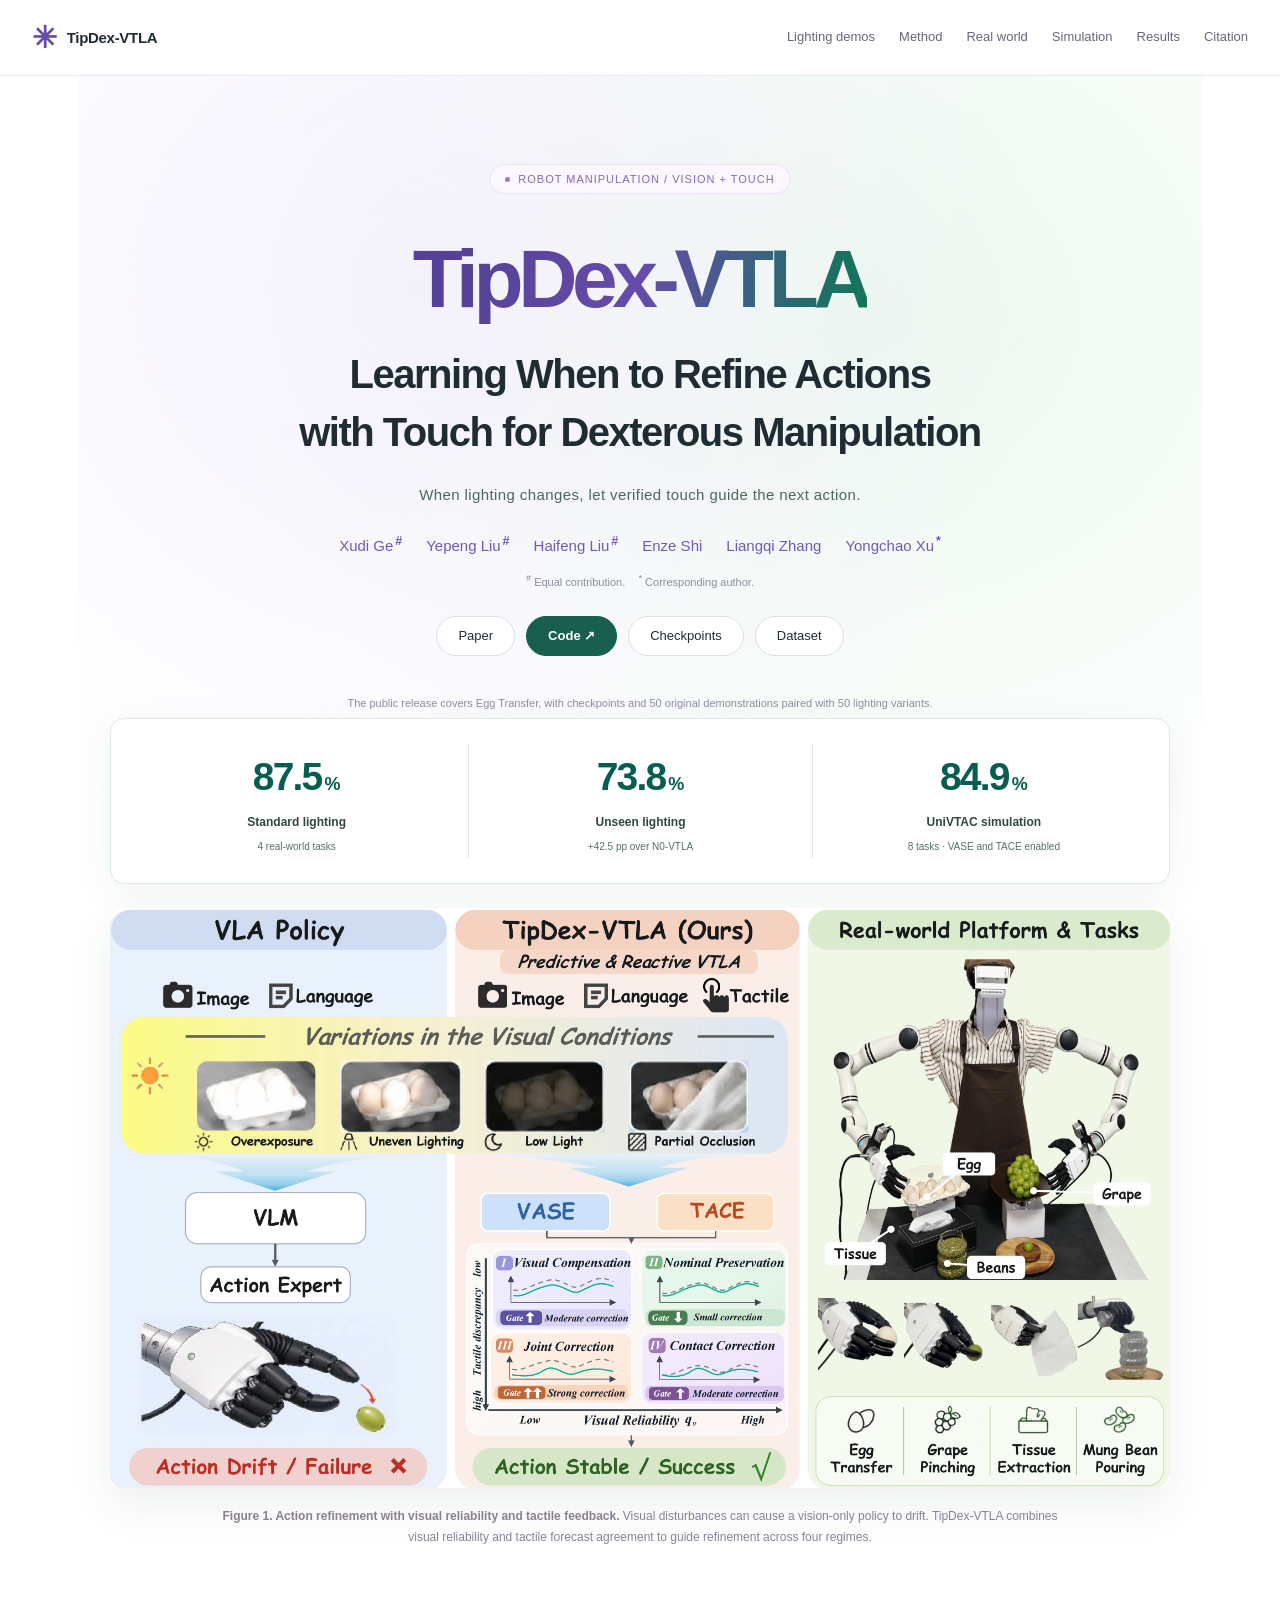
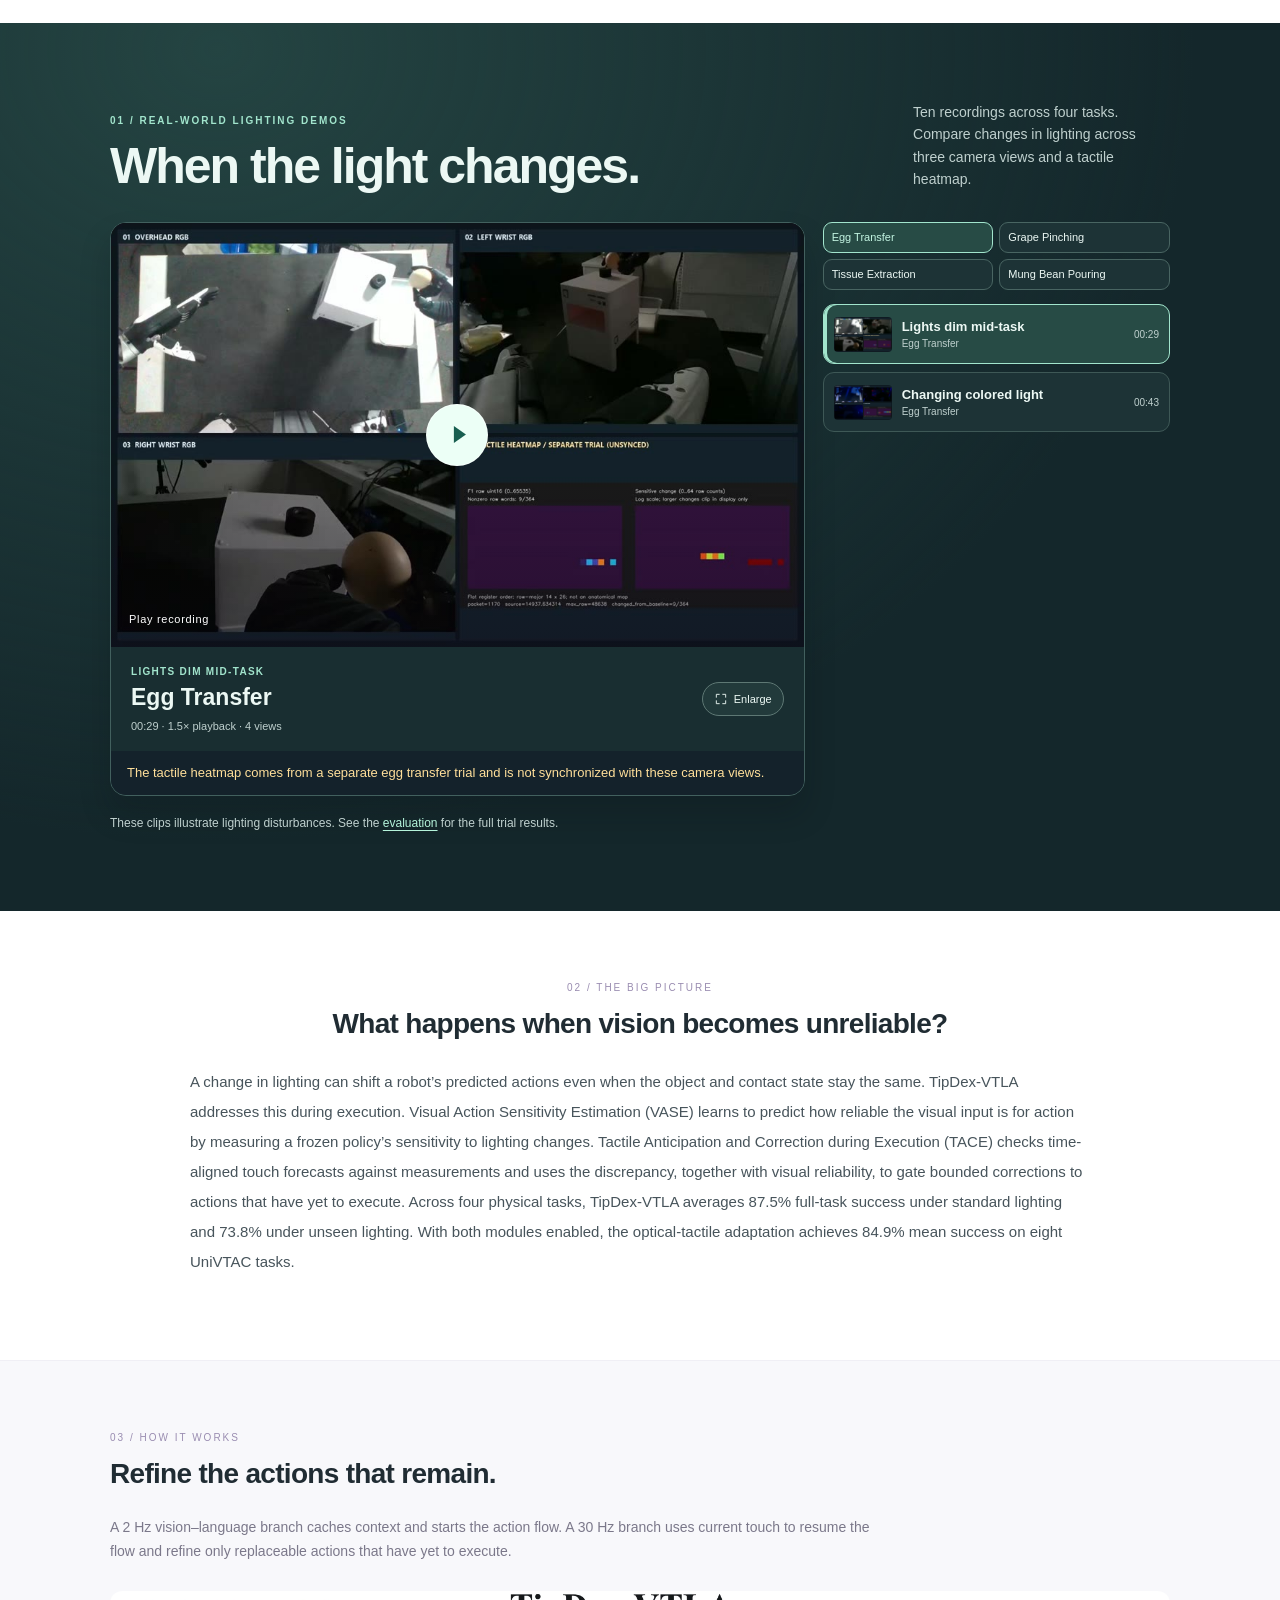
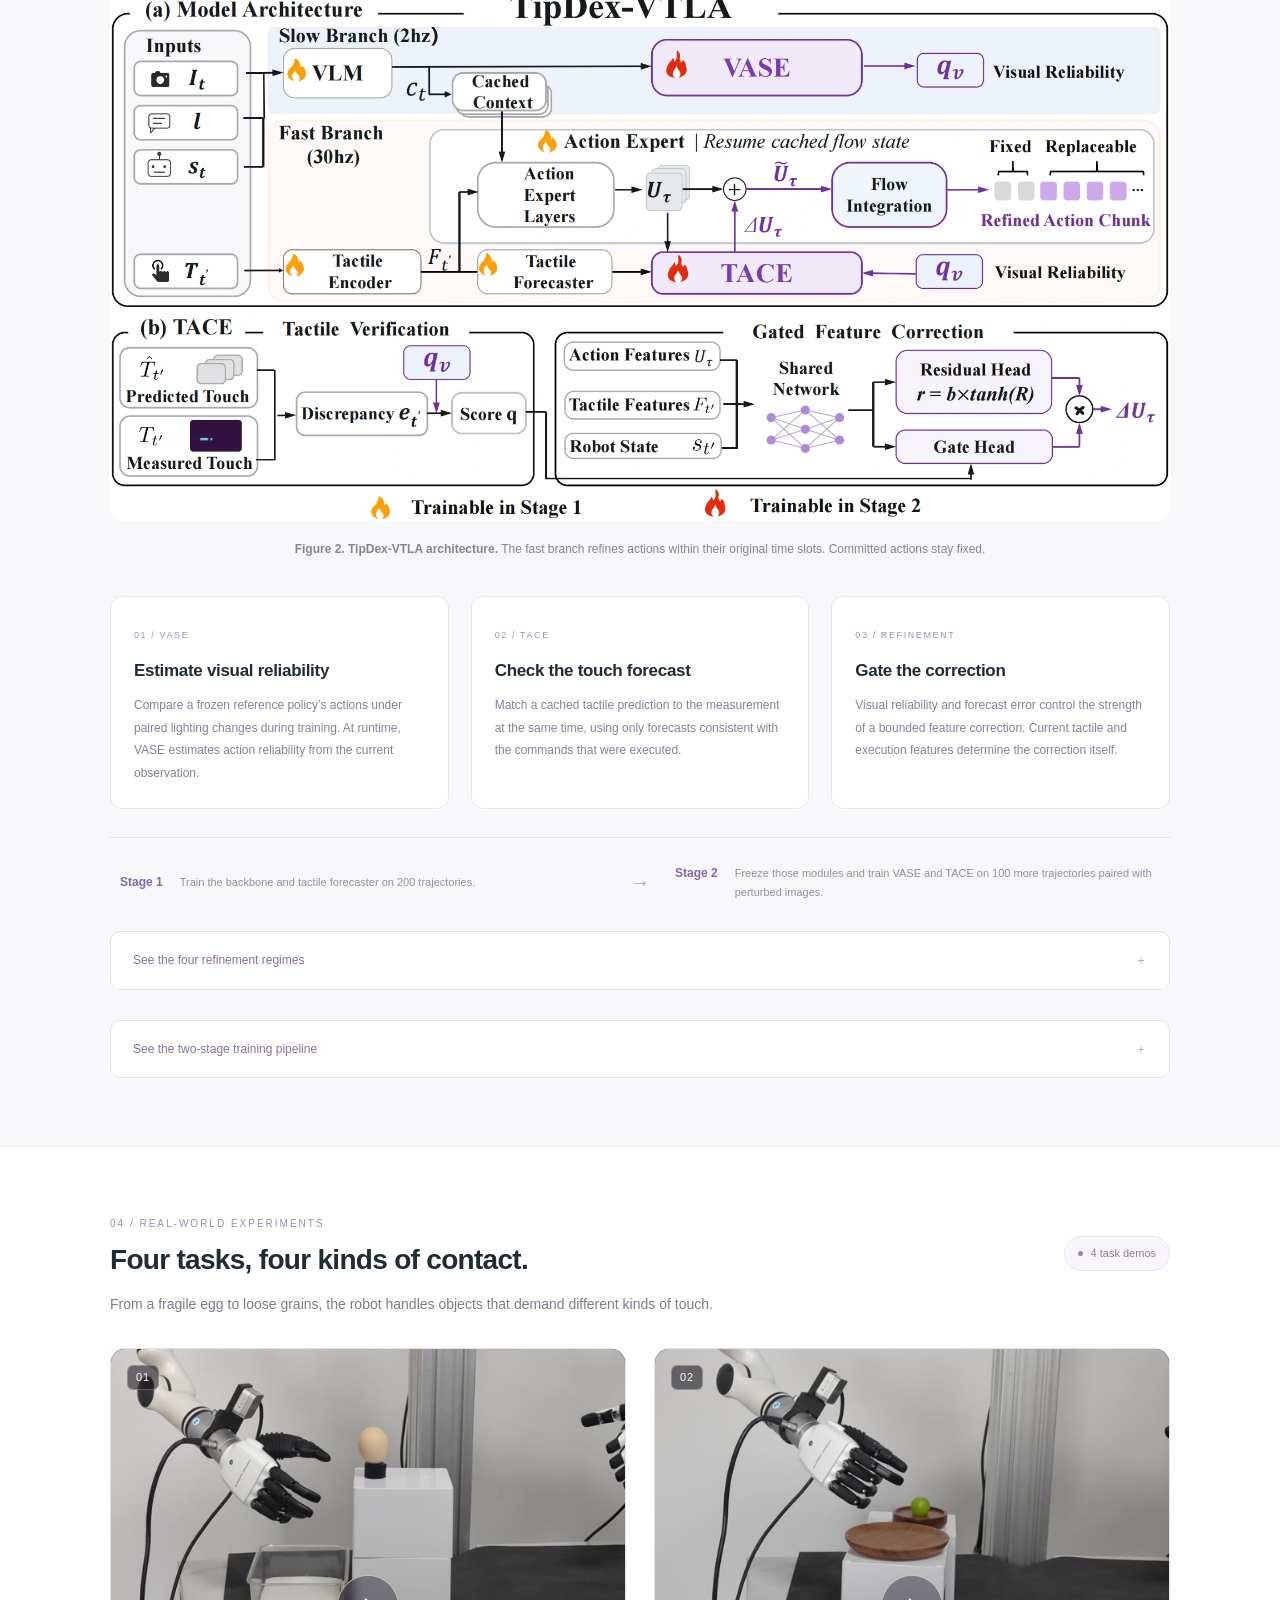
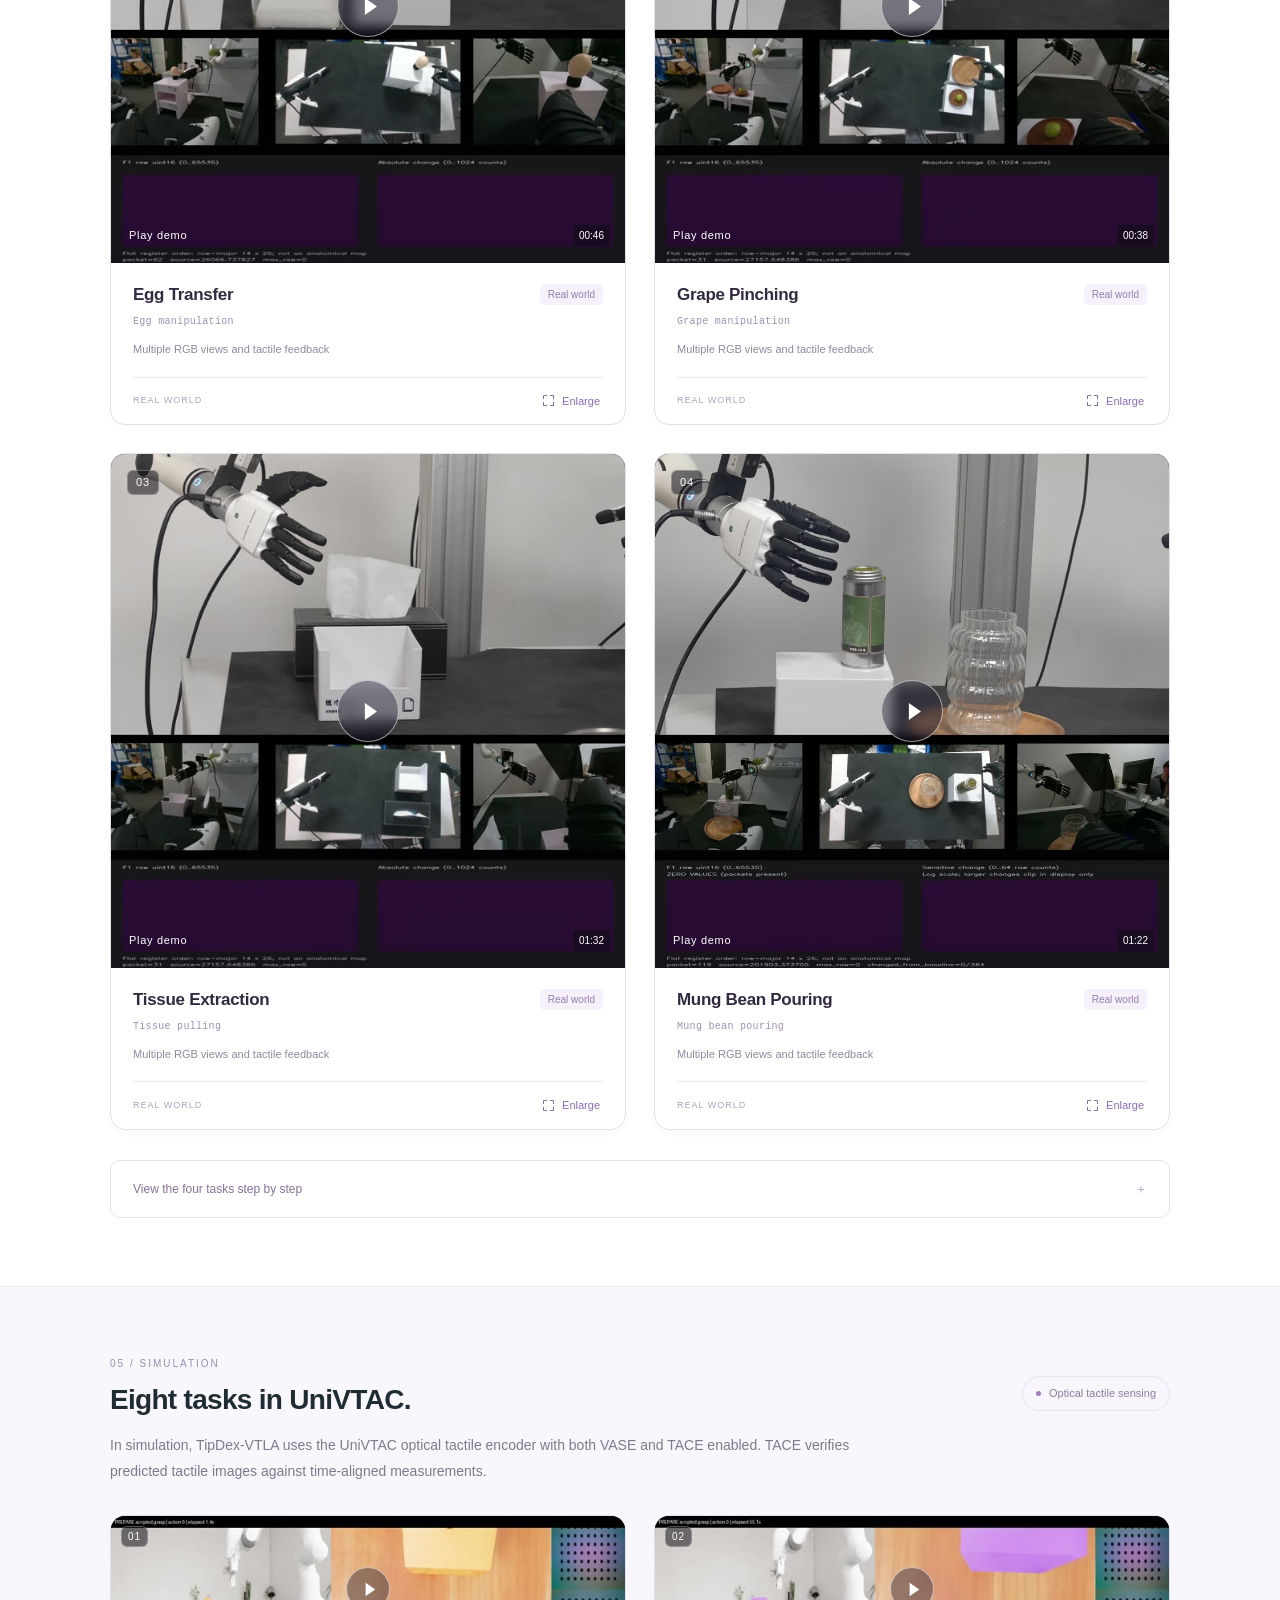
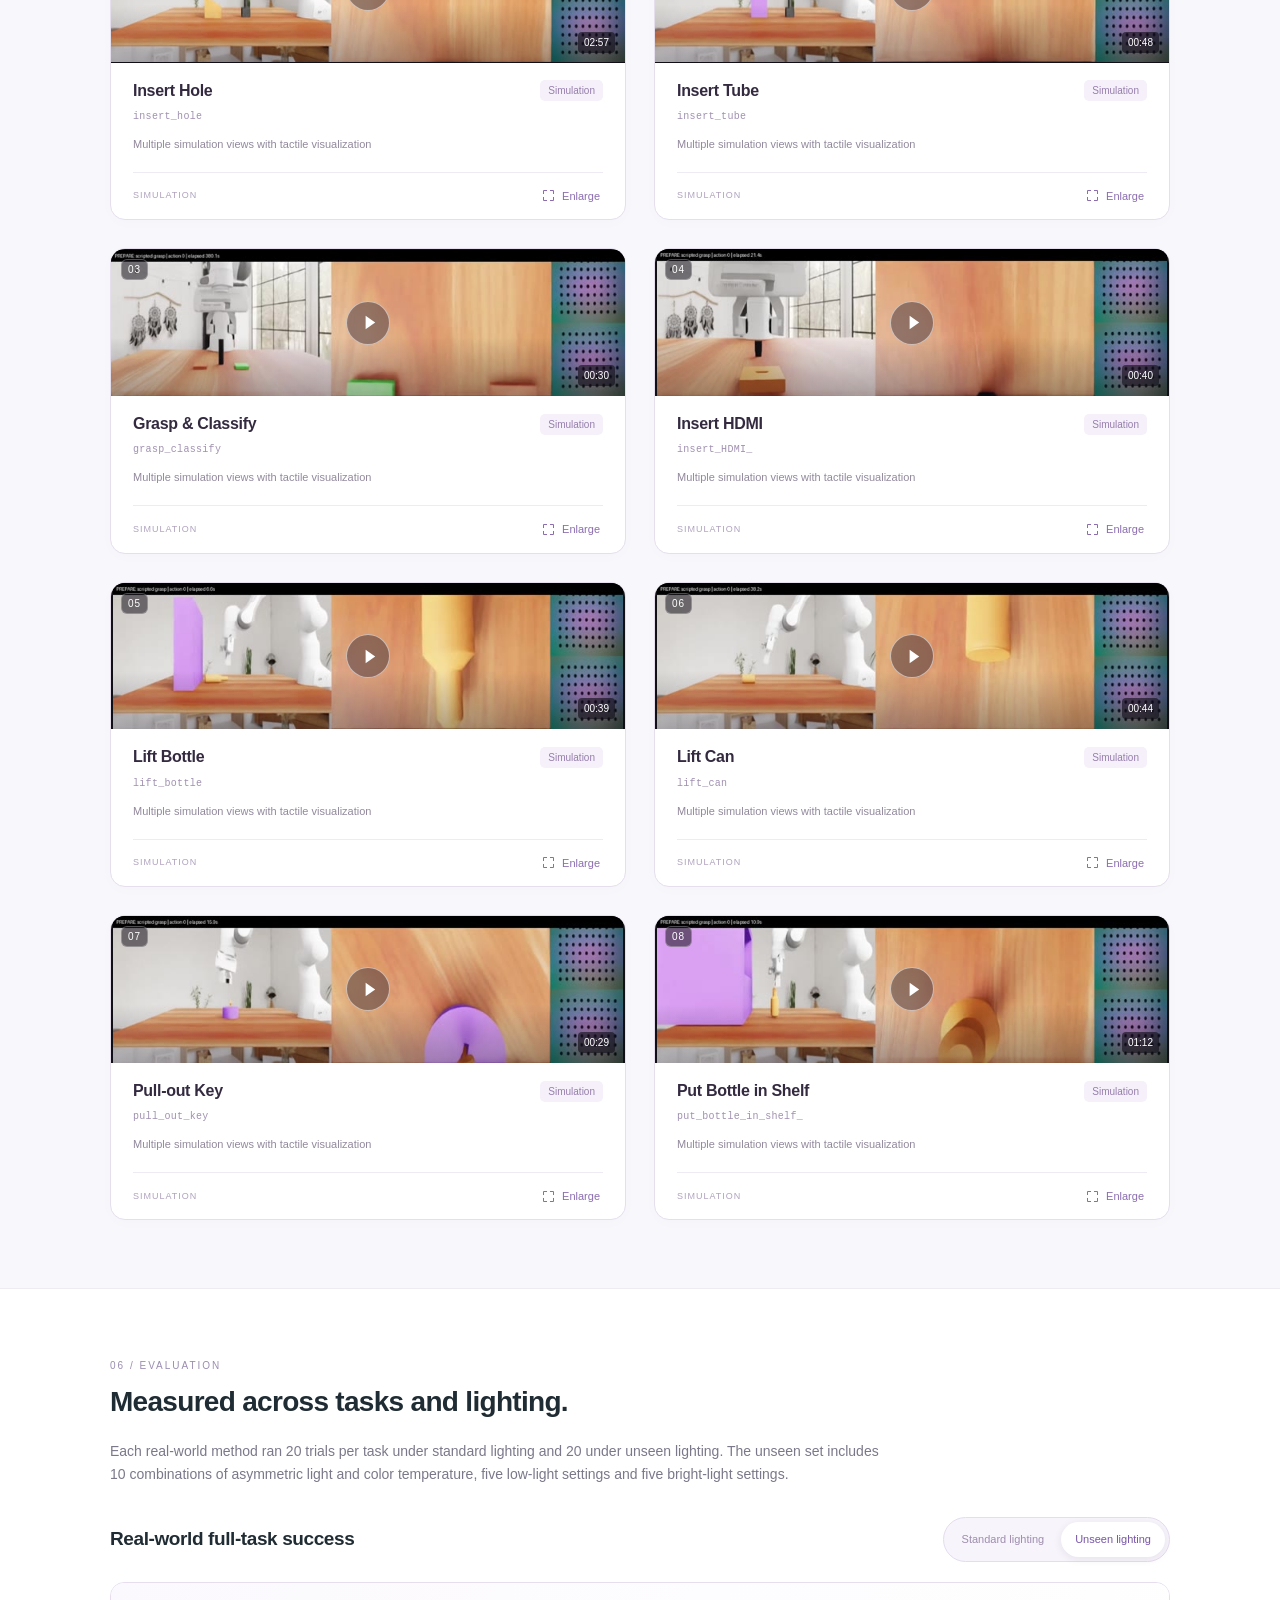
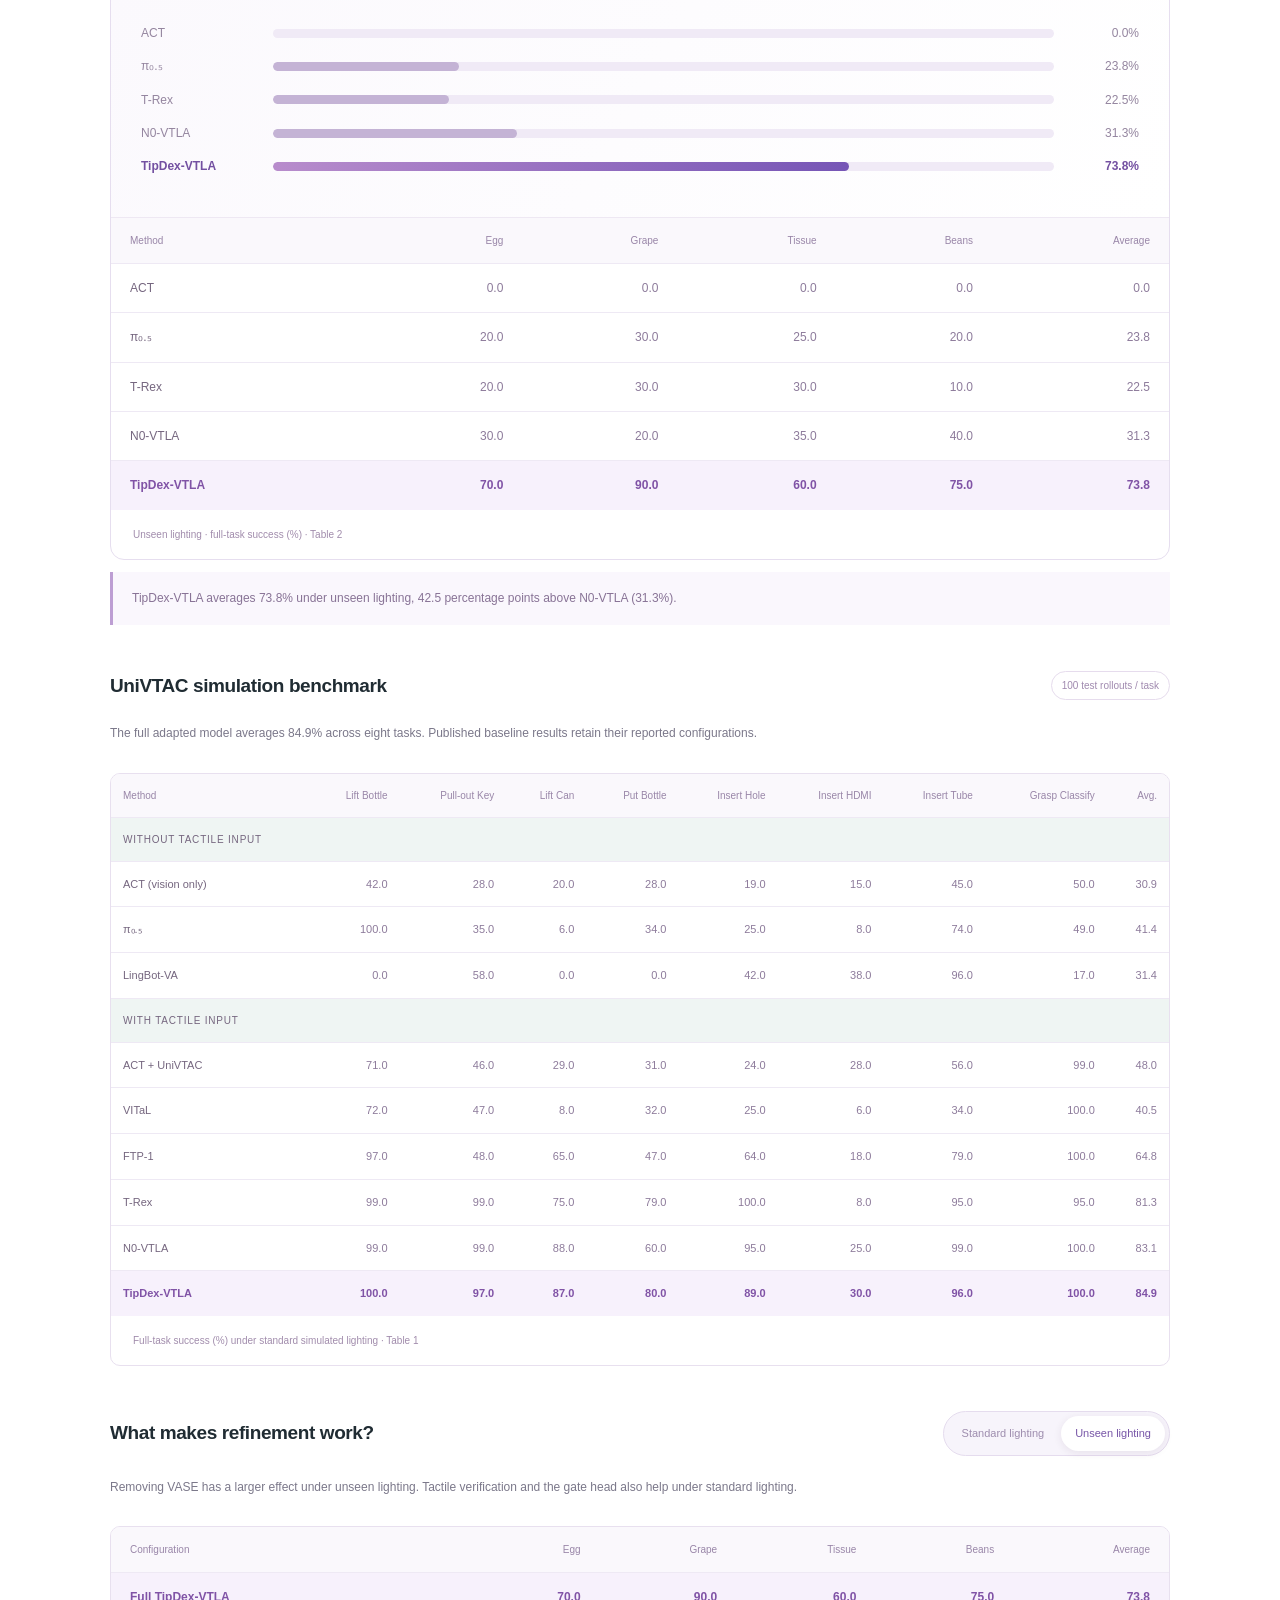
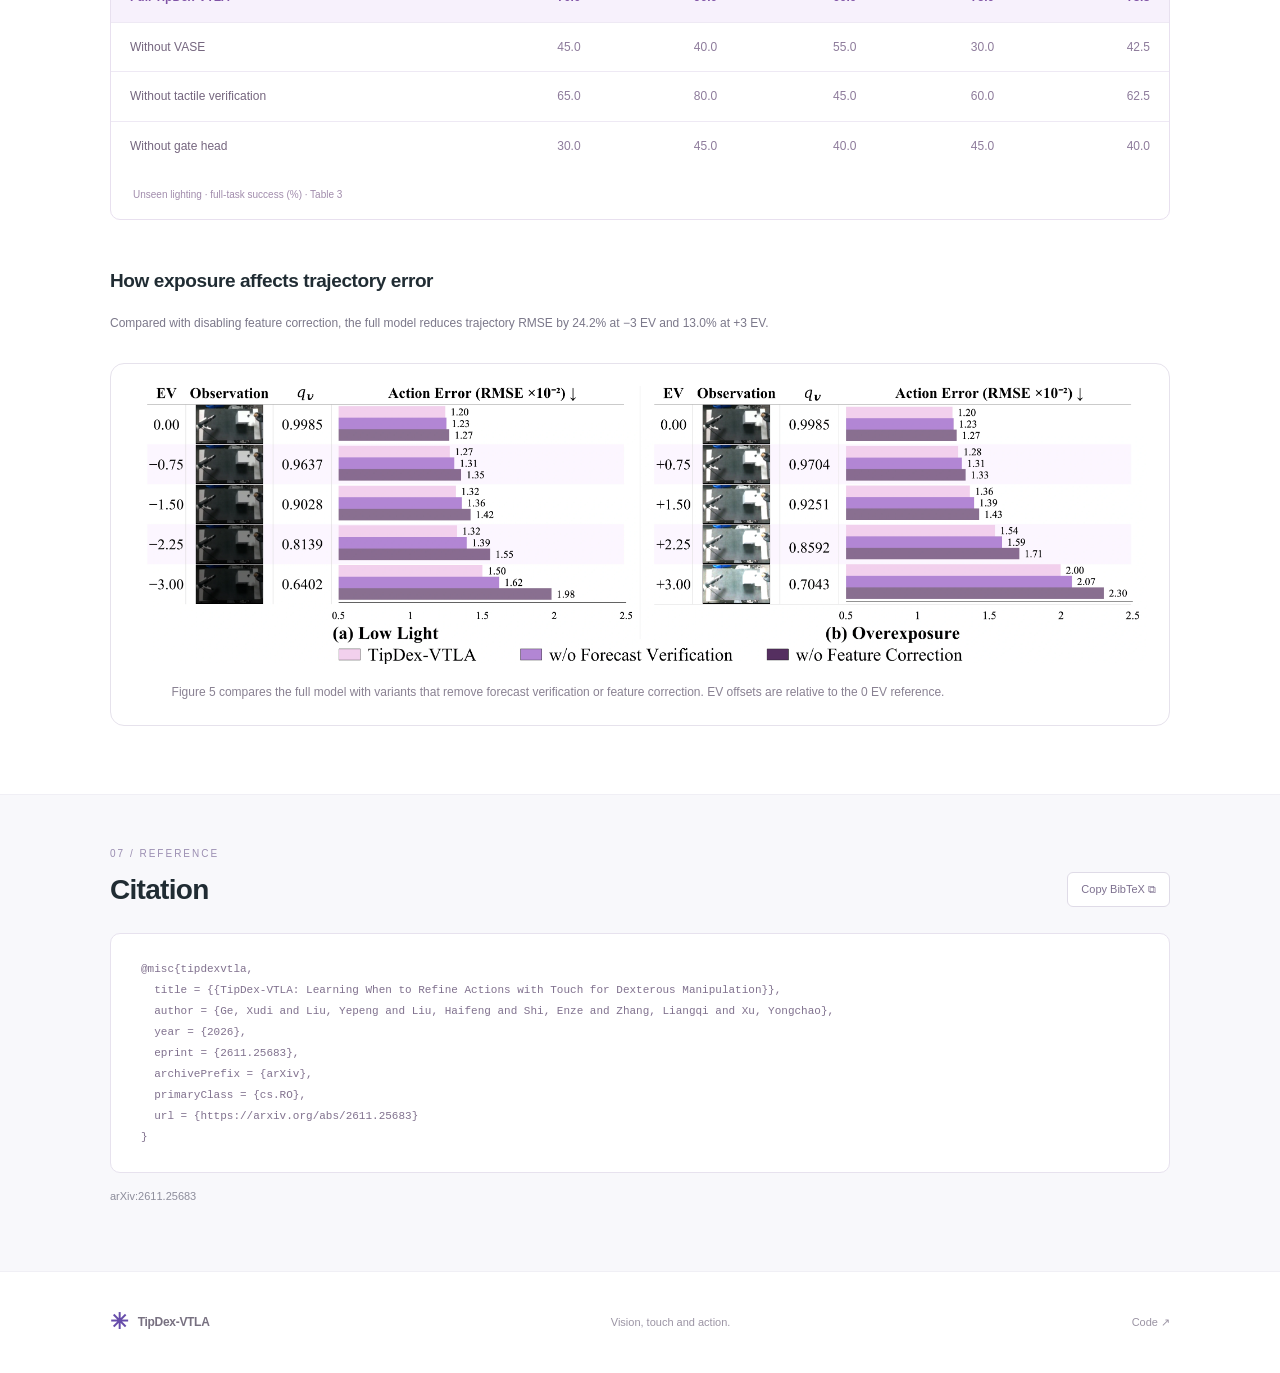
<file: docs/index.html>
<!doctype html>
<html lang="en">
<head>
  <meta charset="utf-8">
  <meta name="viewport" content="width=device-width,initial-scale=1">
  <meta name="description" content="TipDex-VTLA uses visual action reliability and verified touch to refine dexterous actions under changing light.">
  <meta name="theme-color" content="#16282c">
  <meta property="og:title" content="TipDex-VTLA · Learning When to Refine Actions with Touch">
  <meta property="og:description" content="Watch dexterous manipulation under low light, bright light, and directional lighting.">
  <meta property="og:type" content="website">
  <link rel="canonical" href="https://tiplab.github.io/TipDex-VTLA/">
  <meta property="og:image" content="https://tiplab.github.io/TipDex-VTLA/assets/paper/refinement-regimes.webp">
  <meta property="og:image:width" content="3831">
  <meta property="og:image:height" content="2096">
  <meta property="og:image:alt" content="TipDex-VTLA compares vision-only action drift with four modes of tactile refinement and shows the robot and its four tasks.">
  <meta property="og:url" content="https://tiplab.github.io/TipDex-VTLA/">
  <title>TipDex-VTLA · Learning When to Refine Actions with Touch</title>
  <link rel="icon" href="favicon.svg" type="image/svg+xml">
  <link rel="stylesheet" href="style.css">
  <link rel="stylesheet" href="research.css?v=tactile-repair">
  <script defer src="content.js?v=grape-heatmaps-v3"></script>
  <script defer src="app.js?v=english-authors"></script>
  <script defer src="demos.js?v=tactile-repair"></script>
</head>
<body>
  <a class="skip-link" href="#main">Skip to content</a>
  <nav class="topbar" aria-label="Main navigation">
    <a class="brand" href="#"><span class="mark" aria-hidden="true">✳</span> TipDex-VTLA</a>
    <div class="navlinks"><a href="#lighting">Lighting demos</a><a href="#overview">Method</a><a href="#video">Real world</a><a href="#simulation">Simulation</a><a href="#results">Results</a><a href="#citation">Citation</a></div>
  </nav>
  <main id="main">
    <header class="hero wrap paper-hero">
      <p class="eyebrow"><span class="status-dot"></span> ROBOT MANIPULATION / VISION + TOUCH</p>
      <h1><span class="gradient">TipDex-VTLA</span><br><span class="paper-title">Learning When to Refine Actions<br class="desktop-break"> with Touch for Dexterous Manipulation</span></h1>
      <p class="tagline">When lighting changes, let verified touch guide the next action.</p>
      <div class="authors" id="authors"></div>
      <p class="note equal-note"><span><sup>#</sup> Equal contribution.</span> <span><sup>*</sup> Corresponding author.</span></p>
      <div class="resources" aria-label="Project resources">
        <a class="pill" href="https://arxiv.org/abs/2611.25683" target="_blank" rel="noopener">Paper</a>
        <a class="pill primary" href="https://github.com/tiplab/TipDex-VTLA" target="_blank" rel="noopener">Code ↗</a>
        <a class="pill" href="https://huggingface.co/TipDex-VTLA/TipDex-VTLA" target="_blank" rel="noopener">Checkpoints</a>
        <a class="pill" href="https://huggingface.co/datasets/TipDex-VTLA/TipDex-Data" target="_blank" rel="noopener">Dataset</a>
      </div>
      <p class="note">The public release covers Egg Transfer, with checkpoints and 50 original demonstrations paired with 50 lighting variants.</p>
      <div class="paper-stats" aria-label="Average full-task success">
        <div><strong>87.5<span>%</span></strong><p>Standard lighting</p><small>4 real-world tasks</small></div>
        <div><strong>73.8<span>%</span></strong><p>Unseen lighting</p><small>+42.5 pp over N0-VTLA</small></div>
        <div><strong>84.9<span>%</span></strong><p>UniVTAC simulation</p><small>8 tasks · VASE and TACE enabled</small></div>
      </div>
      <figure class="paper-figure hero-figure" id="project-figure">
        <button class="figure-button" data-figure="assets/paper/refinement-regimes.webp" data-caption="Figure 1. Action refinement with visual reliability and tactile feedback." aria-label="Enlarge Figure 1: TipDex-VTLA overview">
          <img src="assets/paper/refinement-regimes.webp" width="3831" height="2096" fetchpriority="high" alt="Left: a vision-only policy drifts when visual conditions change. Center: visual reliability and tactile forecast agreement define four refinement regimes. Right: the robot performs egg transfer, grape pinching, tissue extraction and mung bean pouring.">
        </button>
        <figcaption><strong>Figure 1. Action refinement with visual reliability and tactile feedback.</strong> Visual disturbances can cause a vision-only policy to drift. TipDex-VTLA combines visual reliability and tactile forecast agreement to guide refinement across four regimes.</figcaption>
      </figure>
    </header>

    <div class="lighting-band">
      <section class="wrap lighting-section" id="lighting" aria-labelledby="lighting-title">
        <div class="lighting-header">
          <div><div class="section-kicker">01 / REAL-WORLD LIGHTING DEMOS</div><h2 id="lighting-title">When the light changes.</h2></div>
          <p>Ten recordings across four tasks. Compare changes in lighting across three camera views and a tactile heatmap.</p>
        </div>
        <div id="lighting-gallery"></div>
        <noscript>
          <p>Egg transfer: <a href="assets/lighting/egg-light-drop-tactile-v2.mp4">Lights dim mid-task (reference heatmap from a separate trial)</a> · <a href="assets/lighting/egg-color-shift.mp4">Changing colored light (contains flashes)</a>.</p>
          <p>Grape pinching (reference heatmap from a separate grape pinching recording): <a href="assets/lighting/grape-light-drop-tactile-v3.mp4">Lights dim mid-task</a> · <a href="assets/lighting/grape-color-shift-tactile-v3.mp4">Changing colored light (contains flashes)</a>.</p>
          <p>Tissue extraction: <a href="assets/lighting/tissue-side.mp4">Side lighting</a> · <a href="assets/lighting/tissue-bright.mp4">Bright light</a>.</p>
          <p>Mung bean pouring: <a href="assets/lighting/beans-low.mp4">Low light</a> · <a href="assets/lighting/beans-side.mp4">Side lighting</a> · <a href="assets/lighting/beans-bright.mp4">Bright light</a> · <a href="assets/lighting/beans-changing.mp4">Changing colored light (contains flashes)</a>.</p>
        </noscript>
        <p class="lighting-footnote">These clips illustrate lighting disturbances. See the <a href="#results">evaluation</a> for the full trial results.</p>
      </section>
    </div>

    <section class="wrap abstract-section" id="abstract">
      <div class="section-kicker">02 / THE BIG PICTURE</div>
      <h2>What happens when vision becomes unreliable?</h2>
      <p id="abstract-text" class="abstract-text"></p>
    </section>

    <div class="soft-band">
      <section class="wrap" id="overview">
        <div class="section-kicker">03 / HOW IT WORKS</div>
        <h2>Refine the actions that remain.</h2>
        <p class="section-intro">A 2 Hz vision–language branch caches context and starts the action flow. A 30 Hz branch uses current touch to resume the flow and refine only replaceable actions that have yet to execute.</p>
        <figure class="paper-figure">
          <button class="figure-button" data-figure="assets/paper/architecture-v2.webp" data-caption="Slow and fast branches with delayed tactile verification and gated feature correction" aria-label="Enlarge model architecture">
            <img src="assets/paper/architecture-v2.webp" width="1908" height="954" loading="lazy" alt="TipDex-VTLA architecture showing the slow VLM and VASE branch, the fast tactile branch, and TACE verification and feature correction.">
          </button>
          <figcaption><strong>Figure 2. TipDex-VTLA architecture.</strong> The fast branch refines actions within their original time slots. Committed actions stay fixed.</figcaption>
        </figure>
        <div class="method-cards">
          <article><span class="module-tag">01 / VASE</span><h3>Estimate visual reliability</h3><p>Compare a frozen reference policy’s actions under paired lighting changes during training. At runtime, VASE estimates action reliability from the current observation.</p></article>
          <article><span class="module-tag">02 / TACE</span><h3>Check the touch forecast</h3><p>Match a cached tactile prediction to the measurement at the same time, using only forecasts consistent with the commands that were executed.</p></article>
          <article><span class="module-tag">03 / REFINEMENT</span><h3>Gate the correction</h3><p>Visual reliability and forecast error control the strength of a bounded feature correction. Current tactile and execution features determine the correction itself.</p></article>
        </div>
        <div class="training-strip"><div><b>Stage 1</b><span>Train the backbone and tactile forecaster on 200 trajectories.</span></div><span class="training-arrow" aria-hidden="true">→</span><div><b>Stage 2</b><span>Freeze those modules and train VASE and TACE on 100 more trajectories paired with perturbed images.</span></div></div>
        <details class="sequence-details">
          <summary>See the four refinement regimes <span aria-hidden="true">＋</span></summary>
          <p class="section-intro">With forecast agreement, high visual reliability favors preserving the nominal action and low reliability favors visual compensation. With forecast disagreement, high reliability favors contact correction and low reliability favors joint correction.</p>
          <p class="section-intro"><a href="#project-figure">↑ See the four regimes in Figure 1</a></p>
        </details>
        <details class="sequence-details">
          <summary>See the two-stage training pipeline <span aria-hidden="true">＋</span></summary>
          <figure class="paper-figure figure-compact">
            <button class="figure-button" data-figure="assets/paper/training-v2.webp" data-caption="Stage 1 trains the backbone and forecaster; Stage 2 trains visual reliability and tactile refinement" aria-label="Enlarge two-stage training pipeline">
              <img src="assets/paper/training-v2.webp" width="1446" height="888" loading="lazy" alt="Training diagram showing future touch prediction and paired action targets under changed illumination.">
            </button>
            <figcaption><strong>Figure 3. Two-stage training.</strong> Paired observations under different lighting supply the reliability and correction targets for VASE and TACE.</figcaption>
          </figure>
        </details>
      </section>
    </div>

    <section class="wrap demo-section" id="video">
      <div class="section-header"><div><div class="section-kicker">04 / REAL-WORLD EXPERIMENTS</div><h2>Four tasks, four kinds of contact.</h2></div><span class="demo-count"><i></i> 4 task demos</span></div>
      <p class="demo-intro">From a fragile egg to loose grains, the robot handles objects that demand different kinds of touch.</p>
      <div id="real-demos" class="demo-grid real-grid"></div>
      <details class="sequence-details"><summary>View the four tasks step by step <span aria-hidden="true">＋</span></summary>
        <figure class="paper-figure">
          <button class="figure-button" data-figure="assets/paper/real-world-v2.webp" data-caption="Real-world task progress under standard lighting" aria-label="Enlarge real-world execution sequences">
            <img src="assets/paper/real-world-v2.webp" width="1278" height="719" loading="lazy" alt="Keyframes of egg transfer, grape pinching, tissue extraction and mung bean pouring.">
          </button>
          <figcaption>Representative executions under standard lighting, shown in Figure 4.</figcaption>
        </figure>
      </details>
    </section>

    <div class="simulation-band">
      <section class="wrap demo-section" id="simulation">
        <div class="section-header"><div><div class="section-kicker">05 / SIMULATION</div><h2>Eight tasks in UniVTAC.</h2></div><span class="demo-count"><i></i> Optical tactile sensing</span></div>
        <p class="demo-intro">In simulation, TipDex-VTLA uses the UniVTAC optical tactile encoder with both VASE and TACE enabled. TACE verifies predicted tactile images against time-aligned measurements.</p>
        <div id="simulation-demos" class="demo-grid simulation-grid"></div>
      </section>
    </div>

    <section class="wrap results-section" id="results">
      <div class="section-kicker">06 / EVALUATION</div><h2>Measured across tasks and lighting.</h2>
      <p class="section-intro">Each real-world method ran 20 trials per task under standard lighting and 20 under unseen lighting. The unseen set includes 10 combinations of asymmetric light and color temperature, five low-light settings and five bright-light settings.</p>
      <div class="result-heading"><h3>Real-world full-task success</h3><div class="result-switch" role="group" aria-label="Lighting condition for real-world results"><button type="button" data-lighting="standard" aria-pressed="false">Standard lighting</button><button type="button" data-lighting="unseen" aria-pressed="true">Unseen lighting</button></div></div>
      <div class="results-panel">
        <div id="result-bars" class="result-bars" aria-label="Average success rates"></div>
        <div class="table-scroll" tabindex="0" role="region" aria-label="Real-world success rate table"><table class="result-table"><caption id="real-table-caption"></caption><thead><tr><th scope="col">Method</th><th scope="col">Egg</th><th scope="col">Grape</th><th scope="col">Tissue</th><th scope="col">Beans</th><th scope="col">Average</th></tr></thead><tbody id="real-results-body"></tbody></table></div>
      </div>
      <p id="result-summary" class="result-summary" role="status"></p>

      <div class="benchmark-block">
        <div class="result-heading"><h3>UniVTAC simulation benchmark</h3><span class="small-badge">100 test rollouts / task</span></div>
        <p class="section-intro">The full adapted model averages 84.9% across eight tasks. Published baseline results retain their reported configurations.</p>
        <div class="table-scroll" tabindex="0" role="region" aria-label="UniVTAC benchmark success table"><table class="result-table wide-table"><caption>Full-task success (%) under standard simulated lighting · Table 1</caption><thead><tr><th scope="col">Method</th><th scope="col">Lift Bottle</th><th scope="col">Pull-out Key</th><th scope="col">Lift Can</th><th scope="col">Put Bottle</th><th scope="col">Insert Hole</th><th scope="col">Insert HDMI</th><th scope="col">Insert Tube</th><th scope="col">Grasp Classify</th><th scope="col">Avg.</th></tr></thead><tbody id="simulation-results-body"></tbody></table></div>
      </div>

      <div class="benchmark-block">
        <div class="result-heading"><h3>What makes refinement work?</h3><div class="result-switch" role="group" aria-label="Lighting condition for component ablations"><button type="button" data-lighting="standard" aria-pressed="false">Standard lighting</button><button type="button" data-lighting="unseen" aria-pressed="true">Unseen lighting</button></div></div>
        <p class="section-intro">Removing VASE has a larger effect under unseen lighting. Tactile verification and the gate head also help under standard lighting.</p>
        <div class="table-scroll" tabindex="0" role="region" aria-label="Component ablation results"><table class="result-table"><caption id="ablation-table-caption"></caption><thead><tr><th scope="col">Configuration</th><th scope="col">Egg</th><th scope="col">Grape</th><th scope="col">Tissue</th><th scope="col">Beans</th><th scope="col">Average</th></tr></thead><tbody id="ablation-results-body"></tbody></table></div>
      </div>

      <div class="benchmark-block">
        <h3>How exposure affects trajectory error</h3>
        <p class="section-intro">Compared with disabling feature correction, the full model reduces trajectory RMSE by 24.2% at −3 EV and 13.0% at +3 EV.</p>
        <figure class="paper-figure trajectory-figure">
          <button class="figure-button" data-figure="assets/paper/trajectory-analysis.webp" data-caption="Visual reliability and trajectory error under low light and overexposure" aria-label="Enlarge exposure and trajectory error comparison">
            <img src="assets/paper/trajectory-analysis.webp" width="7218" height="1976" loading="lazy" alt="Trajectory RMSE and VASE reliability across low-light and overexposed observations; the full model has lower error than both ablations at the exposure extremes.">
          </button>
          <figcaption>Figure 5 compares the full model with variants that remove forecast verification or feature correction. EV offsets are relative to the 0 EV reference.</figcaption>
        </figure>
      </div>
    </section>

    <div class="soft-band citation-band"><section class="wrap" id="citation">
      <div class="section-header"><div><div class="section-kicker">07 / REFERENCE</div><h2>Citation</h2></div><button id="copy-citation" class="copy-button" type="button">Copy BibTeX ⧉</button></div>
      <pre><code id="bibtex"></code></pre><p class="note"><a href="https://arxiv.org/abs/2611.25683" target="_blank" rel="noopener">arXiv:2611.25683</a></p><p id="feedback" role="status"></p>
    </section></div>
  </main>
  <footer class="wrap"><a class="brand" href="#"><span class="mark" aria-hidden="true">✳</span> TipDex-VTLA</a><p>Vision, touch and action.</p><a href="https://github.com/tiplab/TipDex-VTLA" target="_blank" rel="noopener">Code ↗</a></footer>
  <dialog id="lightbox" aria-label="Research figure"><button class="close-lightbox" aria-label="Close figure" type="button">×</button><img id="lightbox-image" alt=""><p id="lightbox-caption"></p></dialog>
  <dialog id="demo-dialog" class="demo-dialog" aria-labelledby="demo-dialog-title"><div class="demo-dialog-heading"><div><span class="section-kicker">EXPERIMENT VIEW</span><h3 id="demo-dialog-title"></h3></div><button type="button" class="demo-dialog-close" aria-label="Close video">×</button></div><div id="demo-dialog-player"></div></dialog>
</body>
</html>
</file>
<file: docs/style.css>
:root{--ink:#242536;--muted:#79798b;--purple:#7755d6;--line:#e9e8ef;--soft:#f8f8fb}*{box-sizing:border-box}html{scroll-behavior:smooth;scroll-padding-top:85px}body{margin:0;color:var(--ink);font-family:Inter,-apple-system,BlinkMacSystemFont,"Segoe UI","Noto Sans SC",Arial,sans-serif;font-size:15px;line-height:1.7}a{color:inherit;text-decoration:none}button,input{font:inherit}button,a,label{touch-action:manipulation}button,label[for]{cursor:pointer}a:focus-visible,button:focus-visible,label:focus-within{outline:3px solid #ab94ee;outline-offset:5px}figure{margin:0}img{max-width:100%;display:block}button{color:inherit}.wrap{width:min(1060px,calc(100% - 64px));margin:auto}.topbar{height:76px;border-bottom:1px solid var(--line);padding:0 max(32px,calc((100% - 1220px)/2));display:flex;align-items:center;justify-content:space-between;background:#fff}.brand{display:flex;align-items:center;gap:10px;font-weight:650;letter-spacing:-.3px}.mark{font-size:30px;color:var(--purple);line-height:1}.navlinks{display:flex;gap:29px;font-size:13px;color:#666777}.navlinks a:hover{color:var(--purple)}.hero{text-align:center;padding-top:62px}.eyebrow{display:inline-flex;align-items:center;gap:8px;border:1px solid #e9e1f8;background:#faf7ff;border-radius:30px;color:#8769af;padding:5px 15px;font-size:11px;letter-spacing:1px}.status-dot{width:5px;height:5px;background:#9877d4;border-radius:50%}h1{max-width:970px;margin:24px auto 18px;font-size:clamp(32px,4.3vw,53px);font-weight:750;letter-spacing:-1.9px;line-height:1.2}.gradient{background:linear-gradient(100deg,#6b54cc,#ad69c1 60%,#df9b77);background-clip:text;color:transparent}.title-colon{color:#8f78cf}.tagline{color:var(--muted);font-size:15px;letter-spacing:.4px;margin-bottom:26px}.authors{display:flex;flex-wrap:wrap;justify-content:center;gap:10px 24px;color:#7359b0;font-size:15px}.affiliations{margin:10px 0 2px;color:#5f6070;font-size:13px}.note{font-size:11px;color:#8d8d9b;margin:5px 0}.resources{display:flex;justify-content:center;flex-wrap:wrap;gap:11px;margin:25px 0 45px}.pill{display:inline-flex;align-items:center;justify-content:center;gap:12px;border:1px solid #dddde7;border-radius:30px;padding:8px 21px;font-size:13px;background:white;transition:transform .2s,box-shadow .2s}.pill.primary{background:var(--ink);color:white;border-color:var(--ink)}.pill:hover{transform:translateY(-2px);box-shadow:0 5px 14px #29204015}.pill[aria-disabled=true]{color:#8c8c9a;cursor:default}.pill.primary[aria-disabled=true]{background:#4c4a5a;color:#ddd}.pill[aria-disabled=true]:hover{transform:none;box-shadow:none}.hero-figure{margin:0 0 20px}.landscape{position:relative;min-height:405px;overflow:hidden;background:linear-gradient(115deg,#ece9f5,#f7f3ee 65%,#e6eaf3);border:1px solid #e6e2ed;border-radius:13px;text-align:left}.visual-grid{position:absolute;inset:0;opacity:.25;background-image:linear-gradient(#b7afc5 1px,transparent 1px),linear-gradient(90deg,#b7afc5 1px,transparent 1px);background-size:40px 40px;mask-image:linear-gradient(to right,transparent,#000)}.media-tag{position:absolute;top:28px;left:32px;color:#8b7b9b;font-size:10px;letter-spacing:2px}.placeholder-copy{position:relative;margin:145px 35px 36px;max-width:470px;z-index:1}.placeholder-copy>span{font-size:9px;letter-spacing:2px;color:#91849f}.placeholder-copy h2{font-size:28px;letter-spacing:-1px;margin:10px 0}.placeholder-copy p{font-size:12px;color:#8a8292;margin:0}.sample-label{position:absolute;right:22px;bottom:20px;font-size:10px;border:1px solid #c9c0d9;padding:3px 10px;border-radius:20px;color:#8a7a9d}.visual-orbit{position:absolute;width:290px;height:290px;right:60px;top:40px;border:1px solid #bfb1d2;border-radius:50%;transform:rotate(-25deg);background:radial-gradient(ellipse,#c6b5e24d,transparent 65%)}.visual-orbit:before,.visual-orbit:after{content:"";position:absolute;inset:22px;border:1px solid #c1b5d3;border-radius:50%;transform:rotate(55deg) scaleX(.6)}.visual-orbit:after{transform:rotate(-25deg) scaleX(.6)}.orbit-core{position:absolute;inset:75px;display:grid;place-items:center;font-size:100px;line-height:1;color:#9271ba;background:radial-gradient(#dfd2ec,#c8b1e000);border-radius:50%}.visual-orbit i,.visual-orbit b{position:absolute;width:17px;height:17px;border-radius:50%;background:#bba1cf;top:35px;left:35px;box-shadow:0 0 25px #a88abe55}.visual-orbit b{top:auto;left:auto;right:2px;bottom:75px;background:#c9ae94}figcaption,.media-caption{text-align:center;color:#8a8897;font-size:12px;margin:12px 0 0}section.wrap{padding-top:68px;padding-bottom:68px}h2{font-size:28px;letter-spacing:-.7px;line-height:1.4;margin:8px 0 23px;font-weight:650}h2>span{font-size:13px;color:#92909f;font-weight:400;letter-spacing:1px;margin-left:16px}.section-kicker{color:#9a8db1;font-size:10px;letter-spacing:2px}.abstract-section{max-width:900px}.abstract-section h2,.abstract-section .section-kicker{text-align:center}.abstract-text{font-size:16px;line-height:2.1;color:#646373;text-align:justify}.section-jumps{display:flex;justify-content:center;gap:0;margin-top:28px;font-size:12px;color:#8a71af}.section-jumps a{padding:0 27px;border-right:1px solid #e4e0ec}.section-jumps a:last-child{border:0}.section-jumps span{margin-left:14px}.soft-band{background:var(--soft);border-top:1px solid #f0eff5;border-bottom:1px solid #f0eff5}.section-intro{font-size:14px;color:#7b788a;max-width:780px;margin-bottom:28px}.framework{padding:40px;background:white;border:1px solid var(--line);border-radius:12px;display:flex;align-items:center;justify-content:center;gap:26px;min-height:255px}.stage{width:220px;position:relative;background:#f8f8fb;border:1px solid #e7e5ee;border-radius:9px;padding:22px}.stage>span{position:absolute;top:14px;right:14px;font-size:10px;color:#b5afc3}.stage strong{display:block;font-size:20px}.stage small{font-size:11px;color:#8b869a}.stage-main{border-color:#d8cbee;background:#f5f0fc}.input-symbol,.method-symbol,.output-symbol{font-size:38px;color:#a190bc;line-height:1.1;margin-top:15px}.method-symbol{color:#a17acc}.flow-arrow{color:#bcb0cd;font-size:25px}.section-header{display:flex;justify-content:space-between;align-items:center;gap:20px}.quiet-label{font-size:11px;color:#9e97ad;letter-spacing:1px}.video-shell{position:relative;min-height:425px;background:#252334;border:1px solid #3b364c;border-radius:12px;overflow:hidden;color:#faf8ff;display:grid;place-items:center}.video-grid{position:absolute;inset:0;background:radial-gradient(ellipse at 50% 110%,#5e4677,transparent 65%),linear-gradient(120deg,#282836,#242232)}.video-empty{position:relative;z-index:1;text-align:center;padding:36px}.play-icon{display:grid;place-items:center;width:65px;height:65px;border:1px solid #777080;border-radius:50%;margin:auto;background:#ffffff09;color:#c7b4e4;font-size:20px;padding-left:4px}.video-empty h3{font-size:22px;font-weight:500;letter-spacing:1px;margin:22px 0 8px}.video-empty p{color:#a39aac;font-size:12px}.upload-button{display:inline-flex;gap:25px;align-items:center;font-size:11px;border:1px solid #5e546d;border-radius:25px;padding:8px 18px;color:#d6c7e8;margin-top:12px}.video-empty small{display:block;color:#8d8497;font-size:10px;margin-top:12px}.video-corner{position:absolute;bottom:20px;left:25px;font-size:9px;letter-spacing:2px;color:#8d819e}.video-shell video{width:100%;max-height:650px;display:block}.video-shell.has-video{min-height:0;background:#14131b}.text-button{color:#8b6caf;font-size:12px}.gallery-note{font-size:11px;color:#9893a2;margin:-7px 0 26px}.gallery{display:grid;grid-template-columns:repeat(3,1fr);gap:22px}.photo-card{margin:0}.photo-placeholder{height:210px;border-radius:10px;background:#f1eef6;display:flex;flex-direction:column;align-items:center;justify-content:center;border:1px solid #e9e3f1;color:#a192b2}.photo-placeholder b{font-size:37px;line-height:1.3;font-weight:300}.photo-placeholder span{font-size:10px;letter-spacing:1.5px;margin-top:14px}.photo-card:nth-child(2) .photo-placeholder{background:#f1f3f5;color:#8c9aa7;border-color:#e5e9ed}.photo-card:nth-child(3) .photo-placeholder{background:#f7f2eb;color:#b09f87;border-color:#eee5da}.photo-card figcaption{text-align:left;margin-top:17px}.photo-card h3{font-size:14px;font-weight:550;color:#51495e;margin:0 0 4px}.photo-card p{font-size:12px;margin:0;color:#9892a2}.photo-image-button{display:block;width:100%;padding:0;border:0;background:none}.photo-image-button img{width:100%;height:210px;object-fit:cover;border-radius:10px}.citation-band section.wrap{padding-top:50px;padding-bottom:40px}.copy-button{font-size:11px;border:1px solid #dfdbe7;border-radius:6px;background:white;padding:7px 13px;color:#7d708f}pre{white-space:pre-wrap;overflow-wrap:anywhere;border:1px solid #e7e2ee;background:#fff;border-radius:10px;margin:0 0 14px;padding:25px 30px;color:#80718e;font-size:12px;line-height:1.9}#feedback{font-size:12px;color:#8865af;min-height:20px;margin:5px 0 0}footer.wrap{display:flex;justify-content:space-between;gap:20px;align-items:center;padding-top:30px;padding-bottom:30px;color:#9b94a4;font-size:11px}footer .brand{font-size:12px;color:#777080}footer .mark{font-size:22px}dialog{border:0;border-radius:12px;padding:30px;background:#fff;max-width:min(1100px,92vw);max-height:92vh;color:#58515f}dialog::backdrop{background:#18131ed9}dialog img{max-height:75vh;margin:auto;object-fit:contain}dialog p{font-size:13px;margin-bottom:0}.close-lightbox{position:absolute;right:6px;top:0;background:none;border:0;font-size:27px;color:#6a6076}.hero-real{width:100%;max-height:580px;object-fit:contain;border-radius:12px;background:#f6f4f8}.overview-real{width:100%;max-height:650px;object-fit:contain}.resources .pending-note{font-size:9px}.resources a[aria-disabled=true] span{font-size:10px}@media(max-width:760px){.wrap{width:calc(100% - 36px)}.topbar{height:auto;min-height:65px;padding:14px 18px;gap:15px;flex-wrap:wrap}.brand{font-size:13px}.navlinks{gap:17px;font-size:11px;flex-wrap:wrap}.hero{padding-top:40px}h1{letter-spacing:-1px;line-height:1.3}.tagline{font-size:13px}.authors{font-size:13px;gap:7px 18px}.resources{gap:8px;margin-bottom:30px}.pill{font-size:12px;padding:7px 16px;gap:6px}.landscape{min-height:330px}.visual-orbit{width:210px;height:210px;right:-20px;top:8px;opacity:.55}.orbit-core{inset:55px;font-size:80px}.placeholder-copy{margin:185px 22px 30px}.placeholder-copy h2{font-size:23px}.placeholder-copy p{font-size:11px}.media-tag{top:20px;left:22px}.sample-label{display:none}section.wrap{padding-top:45px;padding-bottom:45px}h2{font-size:25px}h2>span{display:block;font-size:11px;margin:4px 0 0}.abstract-text{font-size:14px}.section-jumps a{padding:0 13px}.framework{padding:22px 15px;gap:10px;min-height:190px}.stage{padding:16px 10px;width:30%}.stage strong{font-size:14px}.stage small{font-size:9px}.stage>span{display:none}.flow-arrow{font-size:17px}.input-symbol,.method-symbol,.output-symbol{font-size:27px}.video-shell{min-height:340px}.video-empty h3{font-size:18px}.quiet-label{display:none}.section-header{align-items:center}.text-button{white-space:nowrap;font-size:10px}.gallery{grid-template-columns:1fr;gap:28px}.photo-placeholder,.photo-image-button img{height:245px}.gallery-note{margin-top:0}.gallery .photo-card figcaption{margin-top:11px}footer.wrap{flex-wrap:wrap;padding-top:22px;padding-bottom:22px}footer p{margin:0}pre{padding:18px;font-size:11px}}@media(prefers-reduced-motion:reduce){html{scroll-behavior:auto}.pill{transition:none}}
.preview-tools{display:flex;align-items:center;justify-content:center;flex-wrap:wrap;gap:12px 24px;margin:16px 0 24px}.preview-tools .text-button,.section-header .text-button{background:none;border:0;padding:6px 0;font:inherit;font-size:12px}.preview-tools>span{font-size:11px;color:var(--muted)}.media-feedback{position:fixed;bottom:24px;left:50%;transform:translateX(-50%);width:max-content;max-width:calc(100% - 36px);padding:12px 20px;background:#30283f;color:white;border-radius:10px;font-size:12px;box-shadow:0 8px 32px #241a3426;z-index:10;margin:0}.media-feedback[hidden]{display:none}.video-error{padding:20px;margin:0}.upload-button{background:transparent}.photo-image-button:hover img{filter:brightness(.96)}
/* Experiment galleries */
.demo-section{scroll-margin-top:24px}.demo-section h2{margin-bottom:12px}.demo-intro{color:#81798e;font-size:14px;margin:0 0 30px;max-width:750px;line-height:1.9}.demo-count{display:inline-flex;align-items:center;gap:8px;font-size:11px;color:#8a7d9d;background:#f8f5fc;border:1px solid #e9e1f3;border-radius:30px;padding:7px 13px;white-space:nowrap}.demo-count i{width:5px;height:5px;background:#9c80ba;border-radius:50%}.demo-grid{display:grid;grid-template-columns:repeat(2,minmax(0,1fr));gap:28px}.demo-card{min-width:0;border:1px solid #e5dfed;border-radius:15px;overflow:hidden;background:#fff;box-shadow:0 3px 15px #37234904;transition:box-shadow .2s,border-color .2s}.demo-card:hover{border-color:#ccbcdf;box-shadow:0 10px 26px #37234909}.demo-stage{position:relative;aspect-ratio:1;isolation:isolate;background:#111014;overflow:hidden}.demo-video{display:block;width:100%;height:100%;object-fit:contain;background:#111014}.demo-play{position:absolute;inset:0;display:flex;align-items:center;justify-content:center;border:0;width:100%;background:linear-gradient(0deg,#0f091b4d,transparent 40%);color:white}.demo-play[hidden]{display:none}.demo-play-circle{display:grid;place-items:center;width:62px;height:62px;border:1px solid #ffffff8c;border-radius:50%;background:#1a152d65;backdrop-filter:blur(6px);transition:transform .2s,background .2s}.demo-play:hover .demo-play-circle{transform:scale(1.07);background:#7855b5b3}.demo-play-circle svg{width:29px;height:29px}.demo-play-label{position:absolute;bottom:18px;left:18px;letter-spacing:.7px;font-size:11px}.demo-number{position:absolute;left:16px;top:16px;font-size:11px;font-variant-numeric:tabular-nums;letter-spacing:1px;border:1px solid #ffffff45;border-radius:6px;background:#14111a8c;color:white;padding:2px 8px;pointer-events:none}.demo-duration{position:absolute;right:15px;bottom:17px;font-size:10px;font-variant-numeric:tabular-nums;color:#fff;background:#100d1899;border-radius:4px;padding:2px 6px;pointer-events:none}.demo-stage:has(video[controls]) .demo-duration{display:none}.demo-info{padding:20px 22px 0}.demo-title-row{display:flex;align-items:center;justify-content:space-between;gap:12px}.demo-title-row h3{font-size:18px;line-height:1.4;letter-spacing:-.3px;font-weight:600;margin:0;color:#332a40}.demo-kind{font-size:10px;color:#967eac;background:#f5f0fa;border-radius:5px;padding:2px 8px;white-space:nowrap}.demo-task{font-family:ui-monospace,SFMono-Regular,Consolas,monospace;font-size:10px;letter-spacing:.3px;color:#a090b1;margin:6px 0 10px;overflow-wrap:anywhere}.demo-description{color:#92899d;font-size:11px;margin:0 0 18px}.demo-card-footer{display:flex;align-items:center;justify-content:space-between;gap:12px;border-top:1px solid #efebf4;padding:12px 0;font-size:9px;letter-spacing:1.5px;color:#afa1bd}.demo-expand{display:flex;align-items:center;gap:6px;background:none;border:0;padding:3px;color:#8b6daf;font-size:11px;line-height:1.5}.demo-expand svg{width:15px;height:15px}.coming-card{border:1px dashed #d6c9e4;box-shadow:none}.coming-stage{display:flex;flex-direction:column;align-items:center;justify-content:center;background:radial-gradient(ellipse at 60% 40%,#ebe5f4,transparent 70%),#f6f3fa;color:#9986ad}.coming-stage .demo-number{border-color:#dfd5e9;background:transparent;color:#ac97bf}.coming-art{position:relative;width:170px;height:145px;margin-bottom:22px}.bean{position:absolute;width:15px;height:22px;border:1px solid #a7b690;border-radius:50%;background:#bcc7ab;transform:rotate(-35deg)}.bean-one{left:55px;top:5px}.bean-two{left:95px;top:34px;transform:rotate(32deg)}.bean-three{left:74px;top:65px;transform:rotate(-15deg)}.bean-four{left:111px;top:75px;width:12px;height:17px}.bean-bowl{position:absolute;bottom:0;left:20px;width:132px;height:50px;border:1.5px solid #b7a3cb;border-top:2px solid #a78abb;border-radius:5px 5px 70px 70px;background:linear-gradient(120deg,#ede7f5,#e0d6eb66)}.coming-label{font-size:10px;letter-spacing:3px;color:#a18cb5}.coming-stage p{font-size:13px;letter-spacing:.5px;color:#a195b0;margin:12px 0 0}.coming-status{letter-spacing:0;color:#b2a5bd}.simulation-band{background:#f8f7fb;border-block:1px solid #eeebf3}.simulation-grid .demo-stage{aspect-ratio:3.5}.simulation-grid .demo-play-circle{width:44px;height:44px}.simulation-grid .demo-play-circle svg{width:23px;height:23px}.simulation-grid .demo-play-label{display:none}.simulation-grid .demo-number{top:10px;left:10px;padding:1px 6px;font-size:10px}.simulation-grid .demo-duration{bottom:10px;right:10px}.simulation-grid .demo-info{padding-top:17px}.simulation-grid .demo-title-row h3{font-size:16px}.demo-dialog{padding:0;width:min(1240px,94vw);max-width:94vw;max-height:94vh;border:1px solid #e8e0f0;border-radius:14px;background:#fff;color:#332a40;overflow:auto}.demo-dialog::backdrop{background:#100b20d9;backdrop-filter:blur(5px)}.demo-dialog-heading{display:flex;justify-content:space-between;align-items:center;gap:20px;padding:18px 24px}.demo-dialog-heading h3{font-size:18px;margin:2px 0 0}.demo-dialog-close{border:1px solid #e6deee;background:#faf8fc;border-radius:50%;width:36px;height:36px;line-height:1;font-size:25px;color:#887099;flex-shrink:0}.demo-modal-stage{position:relative;background:#111014;display:grid;place-items:center}.demo-modal-stage video{width:100%;height:auto;max-height:76vh;object-fit:contain}.demo-playback-error{position:absolute;inset:0;z-index:3;display:flex;flex-direction:column;align-items:center;justify-content:center;background:#171020eb;color:#e5d8f0;font-size:12px;padding:15px;text-align:center}.demo-playback-error button{background:#fff;color:#664881;border:0;border-radius:5px;padding:7px 15px}.legacy-film[hidden]{display:none}@media(max-width:760px){.demo-section .section-header{align-items:flex-start;flex-wrap:wrap;gap:12px;margin-bottom:18px}.demo-count{font-size:10px;padding:5px 10px}.demo-grid{gap:20px}.real-grid{grid-template-columns:1fr 1fr;gap:14px}.demo-info{padding:14px 14px 0}.demo-title-row h3{font-size:15px}.demo-description{font-size:10px;line-height:1.8;min-height:36px}.demo-task{font-size:9px;margin:5px 0 8px}.demo-card-footer{gap:5px;flex-wrap:wrap;letter-spacing:1px}.demo-expand{font-size:10px}.demo-kind{font-size:9px;padding:1px 5px}.demo-play-circle{width:44px;height:44px}.demo-play-label{display:none}.demo-number{top:9px;left:9px;font-size:9px;padding:1px 6px}.demo-duration{right:8px;bottom:8px;font-size:9px}.simulation-grid{grid-template-columns:1fr}.simulation-grid .demo-description{min-height:0}.simulation-grid .demo-info{padding:16px 18px 0}.demo-intro{font-size:12px;margin-bottom:24px}.coming-art{transform:scale(.65);margin:-25px 0 -8px}.coming-label{font-size:8px;letter-spacing:1.5px}.coming-stage p{font-size:10px;margin:8px 0 0}.demo-dialog-heading{padding:14px 16px}.demo-dialog-heading h3{font-size:16px}}@media(max-width:480px){.real-grid{grid-template-columns:1fr}.real-grid .demo-info{padding:17px 20px 0}.real-grid .demo-description{min-height:0}.real-grid .demo-title-row h3{font-size:17px}.coming-art{transform:none;margin:0 0 18px}.coming-label{font-size:10px}.coming-stage p{font-size:12px}.demo-play-circle{width:56px;height:56px}}@media(prefers-reduced-motion:reduce){.demo-card,.demo-play-circle{transition:none}}
/* Paper content and publication layout */
.skip-link{position:fixed;left:18px;top:-70px;z-index:100;background:#fff;padding:10px 20px;border:2px solid var(--purple);border-radius:6px}.skip-link:focus{top:15px}.topbar{position:sticky;top:0;z-index:20;background:#ffffffed;backdrop-filter:blur(14px)}.paper-hero{padding-top:62px}.paper-hero h1{max-width:1100px;font-size:48px;line-height:1.22;letter-spacing:-1.7px;margin-top:24px}.paper-hero h1>.gradient{display:inline-block;font-size:60px;margin-bottom:13px}.paper-title{font-size:40px;letter-spacing:-1.5px}.paper-hero .tagline{margin-top:22px;font-size:15px}.equal-note{margin-top:12px}.paper-hero .resources{margin-bottom:40px}.paper-figure{margin:0}.figure-button{display:block;width:100%;padding:0;border:0;background:#fff;border-radius:12px;overflow:hidden;cursor:zoom-in}.figure-button img{width:100%;height:auto}.paper-figure figcaption{font-size:12px;line-height:1.8;max-width:850px;margin:18px auto 0;color:#898192}.paper-stats{display:grid;grid-template-columns:repeat(3,1fr);margin-top:37px;border:1px solid #e9e2f1;border-radius:14px;background:linear-gradient(120deg,#faf7ff,#fff);padding:25px 14px;text-align:center}.paper-stats>div+div{border-left:1px solid #e7deef}.paper-stats strong{font-size:39px;font-weight:650;letter-spacing:-1.8px;color:#7960b1}.paper-stats strong span{font-size:18px;letter-spacing:0;margin-left:3px}.paper-stats p{margin:2px 0 0;font-size:12px;color:#6f617e}.paper-stats small{font-size:10px;color:#a092ae}.abstract-section{max-width:900px}.abstract-text{text-align:left;font-size:15px;line-height:2;color:#666171}.draft-note{font-size:11px;color:#9e94a8;border-left:2px solid #dbd0e8;padding-left:14px;margin:25px 0 0;line-height:1.8}.method-cards{display:grid;grid-template-columns:repeat(3,minmax(0,1fr));gap:22px;margin:35px 0 28px}.method-cards article{padding:23px;background:#fff;border:1px solid #e9e2f0;border-radius:12px}.module-tag{font-size:9px;letter-spacing:1.6px;color:#a18aba}.method-cards h3{font-size:17px;line-height:1.5;font-weight:600;letter-spacing:-.3px;margin:13px 0 10px}.method-cards p{font-size:12px;line-height:1.9;color:#8a7e96;margin:0}.training-strip{display:flex;align-items:center;gap:25px;border-top:1px solid #e8e2ed;padding:25px 10px 0}.training-strip>div{flex:1;display:flex;gap:17px;align-items:baseline}.training-strip b{white-space:nowrap;font-size:12px;color:#8467a6}.training-strip div span{font-size:11px;color:#9889a4}.training-arrow{font-size:20px;color:#b49fc7}.demo-count{letter-spacing:0}.sequence-details,.setup-details{border:1px solid #e7e0ee;border-radius:10px;background:#fff;margin-top:30px;overflow:hidden}summary{padding:18px 22px;cursor:pointer;font-size:12px;color:#897199;list-style:none;display:flex;justify-content:space-between;gap:20px}summary::-webkit-details-marker{display:none}summary>span{color:#ac99bc}.sequence-details[open]>summary,.setup-details[open]>summary{border-bottom:1px solid #eee8f3}.sequence-details .paper-figure{padding:22px}.evaluation-note{font-size:11px;color:#95879f;border-top:1px solid #e3dbea;padding-top:20px;margin-top:25px;line-height:1.9}.results-section{max-width:1140px}.results-section>h2{margin-bottom:18px}.result-heading{display:flex;justify-content:space-between;align-items:center;gap:20px;margin:30px 0 20px}.result-heading h3,.benchmark-block>h3{font-size:19px;font-weight:600;letter-spacing:-.4px;margin:0}.result-switch{display:flex;padding:4px;border:1px solid #e5dcee;border-radius:30px;background:#f7f4fb;gap:3px}.result-switch button{font-size:11px;color:#9e8dae;background:none;border:0;border-radius:30px;padding:8px 14px;white-space:nowrap}.result-switch button[aria-pressed=true]{background:white;color:#7755a7;box-shadow:0 2px 8px #3b174015}.results-panel{border:1px solid #e6deef;border-radius:14px;overflow:hidden}.result-bars{padding:27px 30px;border-bottom:1px solid #eee8f3;background:linear-gradient(120deg,#fbf9fd,#fff)}.bar-row{display:grid;grid-template-columns:112px 1fr 65px;gap:20px;align-items:center;margin:13px 0;font-size:12px;color:#94859f}.bar-track{height:9px;background:#f0eaf6;border-radius:8px;overflow:hidden;display:block}.bar-fill{height:100%;display:block;background:#c4b3d5;border-radius:8px;transition:width .25s}.bar-row.ours{color:#7350a1;font-weight:650}.bar-row.ours .bar-fill{background:linear-gradient(90deg,#b88ccc,#7655b6)}.bar-value{text-align:right;font-variant-numeric:tabular-nums;font-size:12px}.table-scroll{overflow-x:auto;width:100%;overscroll-behavior-x:contain}.result-table{width:100%;border-collapse:collapse;text-align:right;font-size:12px;font-variant-numeric:tabular-nums;white-space:nowrap}.result-table caption{text-align:left;padding:16px 22px;color:#a18cac;font-size:10px;caption-side:bottom}.result-table th,.result-table td{padding:14px 19px;border-bottom:1px solid #eee9f4}.result-table thead th{font-size:10px;font-weight:500;color:#9986a8;background:#faf8fc}.result-table th:first-child{text-align:left}.result-table tbody th{font-weight:500;color:#75667f}.result-table td{color:#8d7b9b}.result-table .ours{background:#f7f1fc}.result-table .ours th,.result-table .ours td{color:#8053a6;font-weight:650}.result-table tbody tr:last-child>*{border-bottom:0}.result-summary{font-size:12px;color:#887396;background:#faf7fd;padding:15px 19px;border-left:3px solid #bd9ed3;line-height:1.9}.benchmark-block{margin-top:45px}.benchmark-block .table-scroll{border:1px solid #e8e0ef;border-radius:10px}.wide-table{font-size:11px}.wide-table td,.wide-table th{padding:13px 12px}.wide-table th:first-child{min-width:145px}.benchmark-block .section-intro{font-size:12px;margin-top:15px;max-width:960px;line-height:1.9}.small-badge{font-size:10px;color:#a08aaf;border:1px solid #e6dced;padding:5px 10px;border-radius:20px;white-space:nowrap}.table-footnote{font-size:10px;color:#a596af;line-height:1.8;margin-top:12px}.analysis-grid{display:grid;grid-template-columns:1fr 1fr;gap:28px;margin-top:44px;align-items:start}.analysis-grid figure{border:1px solid #e9e3ef;border-radius:12px;padding:19px;background:#fff}.analysis-grid img{object-fit:contain;height:310px}.analysis-grid figcaption{text-align:left;font-size:11px;line-height:1.9;color:#9b8caa;margin-top:20px}.analysis-grid figcaption strong{display:block;color:#7e6b8d;font-size:12px;font-weight:550;margin-bottom:4px}.setup-grid{display:grid;grid-template-columns:1fr 1fr;gap:24px 35px;padding:24px}.setup-grid b{font-size:12px;color:#7d658f;font-weight:550}.setup-grid p{font-size:12px;line-height:1.9;color:#9c8aa8;margin:7px 0 0}.demo-task{font-size:10px}.demo-title-row h3{font-size:17px}.real-grid .demo-info{min-height:158px}.coming-stage p{letter-spacing:0}.demo-card-footer{letter-spacing:1px}.navlinks{gap:24px}#lightbox{max-width:min(1400px,96vw);max-height:95vh}#lightbox img{max-height:82vh}.citation-band pre{font-size:11px}.citation-band h2{margin-bottom:24px}@media(max-width:900px){.paper-title{font-size:34px}.desktop-break{display:none}.navlinks{gap:16px}.method-cards{gap:14px}.method-cards article{padding:18px}.result-heading{align-items:flex-start;flex-wrap:wrap}.analysis-grid img{height:240px}.training-strip>div{display:block}.training-strip b{display:block;margin-bottom:5px}}@media(max-width:760px){.topbar{position:relative}.navlinks{font-size:10px;gap:13px}.paper-hero{padding-top:32px}.paper-hero h1{font-size:32px;line-height:1.25;letter-spacing:-.8px}.paper-hero h1>.gradient{font-size:43px;margin-bottom:12px}.paper-title{font-size:28px;letter-spacing:-.7px}.paper-hero .tagline{font-size:12px;margin-top:20px;line-height:1.8}.paper-hero .authors{font-size:12px;gap:8px 16px}.paper-hero .resources{margin:24px 0 32px}.paper-figure figcaption{font-size:10px;line-height:1.9}.paper-stats{padding:17px 8px;margin-top:25px}.paper-stats strong{font-size:28px;letter-spacing:-1px}.paper-stats strong span{font-size:12px}.paper-stats p{font-size:10px;line-height:1.5;margin:5px 0}.paper-stats small{font-size:8px;line-height:1.7;display:block}.paper-stats>div{padding:0 6px}.abstract-text{font-size:13px;line-height:1.95}.method-cards{grid-template-columns:1fr}.method-cards article{padding:21px}.method-cards h3{font-size:17px;margin-top:10px}.training-strip{gap:16px;padding:20px 0 0}.training-strip b{font-size:11px}.training-strip div span{font-size:10px}.result-heading h3,.benchmark-block>h3{font-size:17px}.result-switch button{font-size:10px;padding:7px 11px}.result-bars{padding:18px 15px}.bar-row{grid-template-columns:88px 1fr 49px;gap:11px;font-size:10px;margin:14px 0}.bar-value{font-size:10px}.bar-track{height:7px}.result-table{font-size:11px}.result-table th,.result-table td{padding:12px 15px}.result-table caption{font-size:9px;padding:14px}.result-summary{font-size:11px}.analysis-grid{grid-template-columns:1fr}.analysis-grid img{height:auto;max-height:380px}.setup-grid{grid-template-columns:1fr;padding:20px}.demo-title-row h3{font-size:15px}.real-grid .demo-info{min-height:155px}.sequence-details summary,.setup-details summary{font-size:11px;padding:16px}.sequence-details .paper-figure{padding:10px}.draft-note{font-size:10px}}@media(max-width:380px){.paper-title{font-size:25px}.paper-stats strong{font-size:24px}.paper-stats p{font-size:9px}.paper-stats small{font-size:8px}.paper-hero .eyebrow{font-size:8px;letter-spacing:.4px}}@media(prefers-reduced-motion:reduce){.bar-fill{transition:none}}
</file>
<file: docs/research.css>
:root {
  --ink: #202c33;
  --purple: #664caa;
  --accent: #075e50;
  --lighting-bg: #14272b;
  --lighting-ink: #ecf8f4;
  --lighting-muted: #bfd0ce;
}

.paper-hero {
  padding-top: clamp(34px, 6vw, 82px);
  position: relative;
  isolation: isolate;
}
.paper-hero::before {
  content: '';
  position: absolute;
  z-index: -1;
  inset: 0 -3% 35%;
  background: radial-gradient(ellipse at 30% 22%, #f2edfcb8, transparent 56%), radial-gradient(ellipse at 72% 25%, #e5f6eac2, transparent 57%);
  pointer-events: none;
}
.paper-hero h1 > .gradient {
  background-image: linear-gradient(100deg, #554197 12%, #664caa 50%, #16735d 95%);
  font-size: clamp(43px, 6.8vw, 82px);
  letter-spacing: -.065em;
}
.paper-hero .tagline { color: #4e665f; }
.paper-hero .resources { margin-bottom: clamp(24px, 4vw, 38px); }
.author-note-mark { margin-left: .15em; font-weight: 700; line-height: 0; }
.equal-note { display: flex; flex-wrap: wrap; justify-content: center; column-gap: 1.2em; }
.paper-hero .pill.primary { background: #185f50; border-color: #185f50; font-weight: 650; }
.paper-hero .pill.primary:hover { background: #114a3e; }
.paper-hero .resource-pending:disabled { cursor: default; opacity: 1; color: #364943; background: #f5f8f7; border-color: #dce5e1; }
.paper-hero .resource-pending:disabled:hover { transform: none; box-shadow: none; }
.resource-pending span { color: #55665f; font-size: .84em; white-space: nowrap; }
.paper-stats { margin: 0 0 24px; background: #fff; border-color: #dce9e4; box-shadow: 0 12px 40px #243f3010; }
.paper-stats strong { color: var(--accent); font-variant-numeric: tabular-nums; }
.paper-stats p { color: #304743; font-weight: 650; }
.paper-stats small { color: #586e68; }
.hero-figure { margin-bottom: clamp(34px, 7vw, 74px); }
.hero-figure .figure-button { box-shadow: 0 18px 46px #243f3014; }
.figure-compact { max-width: 780px; margin-inline: auto; }
.sequence-details { --sequence-text-inset: 22px; }
.sequence-details > summary { padding-inline: var(--sequence-text-inset); }
.sequence-details > .section-intro { margin: 18px var(--sequence-text-inset); }
.abstract-section h2 { text-wrap: balance; }
.abstract-text { color: #47545b; }

.lighting-band {
  color: var(--lighting-ink);
  background: radial-gradient(ellipse at 17% 3%, #244442, transparent 65%), var(--lighting-bg);
}
.wrap.lighting-section { padding-block: clamp(36px, 7vw, 78px); }
.lighting-header { display: flex; justify-content: space-between; align-items: end; gap: 20px 32px; margin-bottom: 28px; }
.lighting-header .section-kicker, .lighting-condition { color: #a2e5cd; font-weight: 650; }
.lighting-header h2 { color: var(--lighting-ink); margin: 9px 0 0; font-size: clamp(28px, 4.2vw, 50px); line-height: 1.12; letter-spacing: -.04em; }
.lighting-header h2 span { color: #a6c1bd; letter-spacing: .05em; display: block; margin: 10px 0 0; }
.lighting-header p { max-width: 33ch; margin: 0 0 3px; color: var(--lighting-muted); font-size: 14px; line-height: 1.6; }
#lighting-gallery { display: grid; grid-template-columns: minmax(0, 2fr) minmax(240px, 1fr); align-items: start; gap: 18px; }
.lighting-panel { border: 1px solid #42605e; border-radius: 16px; overflow: hidden; background: #192e31; box-shadow: 0 18px 30px #09101135; }
.lighting-stage.demo-stage { aspect-ratio: 1280 / 784; background: #0c151c; }
.lighting-stage .demo-video { object-fit: contain; }
.lighting-stage .demo-play-circle { background: #ecfff6; color: #185f50; }
.lighting-stage .demo-play-label { color: #fff; }
.lighting-meta { display: flex; gap: 12px; align-items: center; justify-content: space-between; padding: 16px 20px; }
.lighting-condition { text-transform: uppercase; font-size: 10px; letter-spacing: .13em; margin: 0; }
.lighting-meta h3 { font-size: clamp(17px, 2.6vw, 23px); margin: 3px 0 1px; line-height: 1.3; }
.lighting-timing { margin: 4px 0 0; color: var(--lighting-muted); font-size: 11px; }
.lighting-expand { display: inline-flex; flex: none; gap: 6px; align-items: center; border: 1px solid #5e7874; border-radius: 100px; background: #223a3b; color: var(--lighting-ink); padding: 7px 11px; font-size: 11px; }
.lighting-expand svg { width: 14px; height: 14px; }
.lighting-picker { display: grid; gap: 8px; }
.lighting-option {
  display: grid;
  grid-template-columns: 58px minmax(0, 1fr) auto;
  gap: 10px;
  align-items: center;
  min-height: 60px;
  padding: 8px 10px;
  text-align: left;
  border: 1px solid #3e5856;
  border-radius: 11px;
  color: var(--lighting-ink);
  background: #1d3336;
}
.lighting-option:hover, .lighting-expand:hover { background: #29484a; }
.lighting-option[aria-pressed=true] { border-color: #a2e5cd; background: #274b45; box-shadow: inset 3px 0 #a2e5cd; }
.lighting-option:focus-visible, .lighting-expand:focus-visible, .lighting-stage .demo-play:focus-visible { outline-color: #a2e5cd; outline-offset: 2px; }
.lighting-thumbnail { width: 58px; aspect-ratio: 1280 / 784; border-radius: 4px; object-fit: cover; }
.lighting-option-text { display: grid; gap: 3px; line-height: 1.25; }
.lighting-option-text strong { font-size: 13px; font-weight: 650; }
.lighting-option-text small, .lighting-option-duration { font-size: 10px; color: var(--lighting-muted); }
.lighting-option-duration { font-variant-numeric: tabular-nums; }
.lighting-footnote { margin: 17px 0 0; color: var(--lighting-muted); font-size: 12px; }
.lighting-footnote a, .lighting-section noscript a { color: #b5f4db; text-decoration: underline; text-underline-offset: 3px; }
.lighting-warning, .modal-warning { margin: 0; padding: 9px 16px; font-size: 12px; font-weight: 650; background: #fff1ca; color: #594115; }
.demo-tactile-note { margin: 0; padding: 12px 16px; font-size: 13px; line-height: 1.5; background: #14222b; color: #ffdf9a; }
.visually-hidden { position: absolute; width: 1px; height: 1px; margin: -1px; clip-path: inset(50%); overflow: hidden; white-space: nowrap; }

.table-group th { background: #eff5f3; font-size: 10px; letter-spacing: .08em; text-transform: uppercase; }
.trajectory-figure { border: 1px solid #e6e2ec; border-radius: 14px; padding: clamp(9px, 3vw, 22px); }
.trajectory-figure figcaption { margin-left: 0; }

.lighting-sidebar { display: grid; gap: 14px; min-width: 0; }
.lighting-groups { display: grid; grid-template-columns: repeat(2, minmax(0, 1fr)); gap: 6px; }
.lighting-group { border: 1px solid #496562; border-radius: 9px; padding: 7px 8px; color: var(--lighting-ink); background: #1d3336; font-size: 11px; text-align: left; line-height: 1.4; }
.lighting-group:hover { background: #29484a; }
.lighting-group[aria-pressed=true] { border-color: #a2e5cd; color: #c3f5e2; background: #274b45; }
.lighting-group:focus-visible { outline-color: #a2e5cd; outline-offset: 2px; }
.lighting-option[hidden] { display: none; }

@media (max-width: 780px) {
  .lighting-header { flex-direction: column; align-items: start; gap: 13px; }
  .lighting-header p { max-width: none; }
  #lighting-gallery { grid-template-columns: minmax(0, 1fr); }
  .lighting-picker { grid-template-columns: repeat(2, minmax(0, 1fr)); }
}
@media (max-width: 760px) {
  .sequence-details { --sequence-text-inset: 16px; }
}
@media (max-width: 480px) {
  .paper-hero::before { inset-inline: 0; }
  .lighting-meta { padding: 12px; }
  .lighting-picker { gap: 6px; }
  .lighting-option { grid-template-columns: minmax(0, 1fr); gap: 4px; padding: 8px; }
  .lighting-thumbnail { display: none; }
  .lighting-option-text strong { font-size: 12px; }
}
</file>
